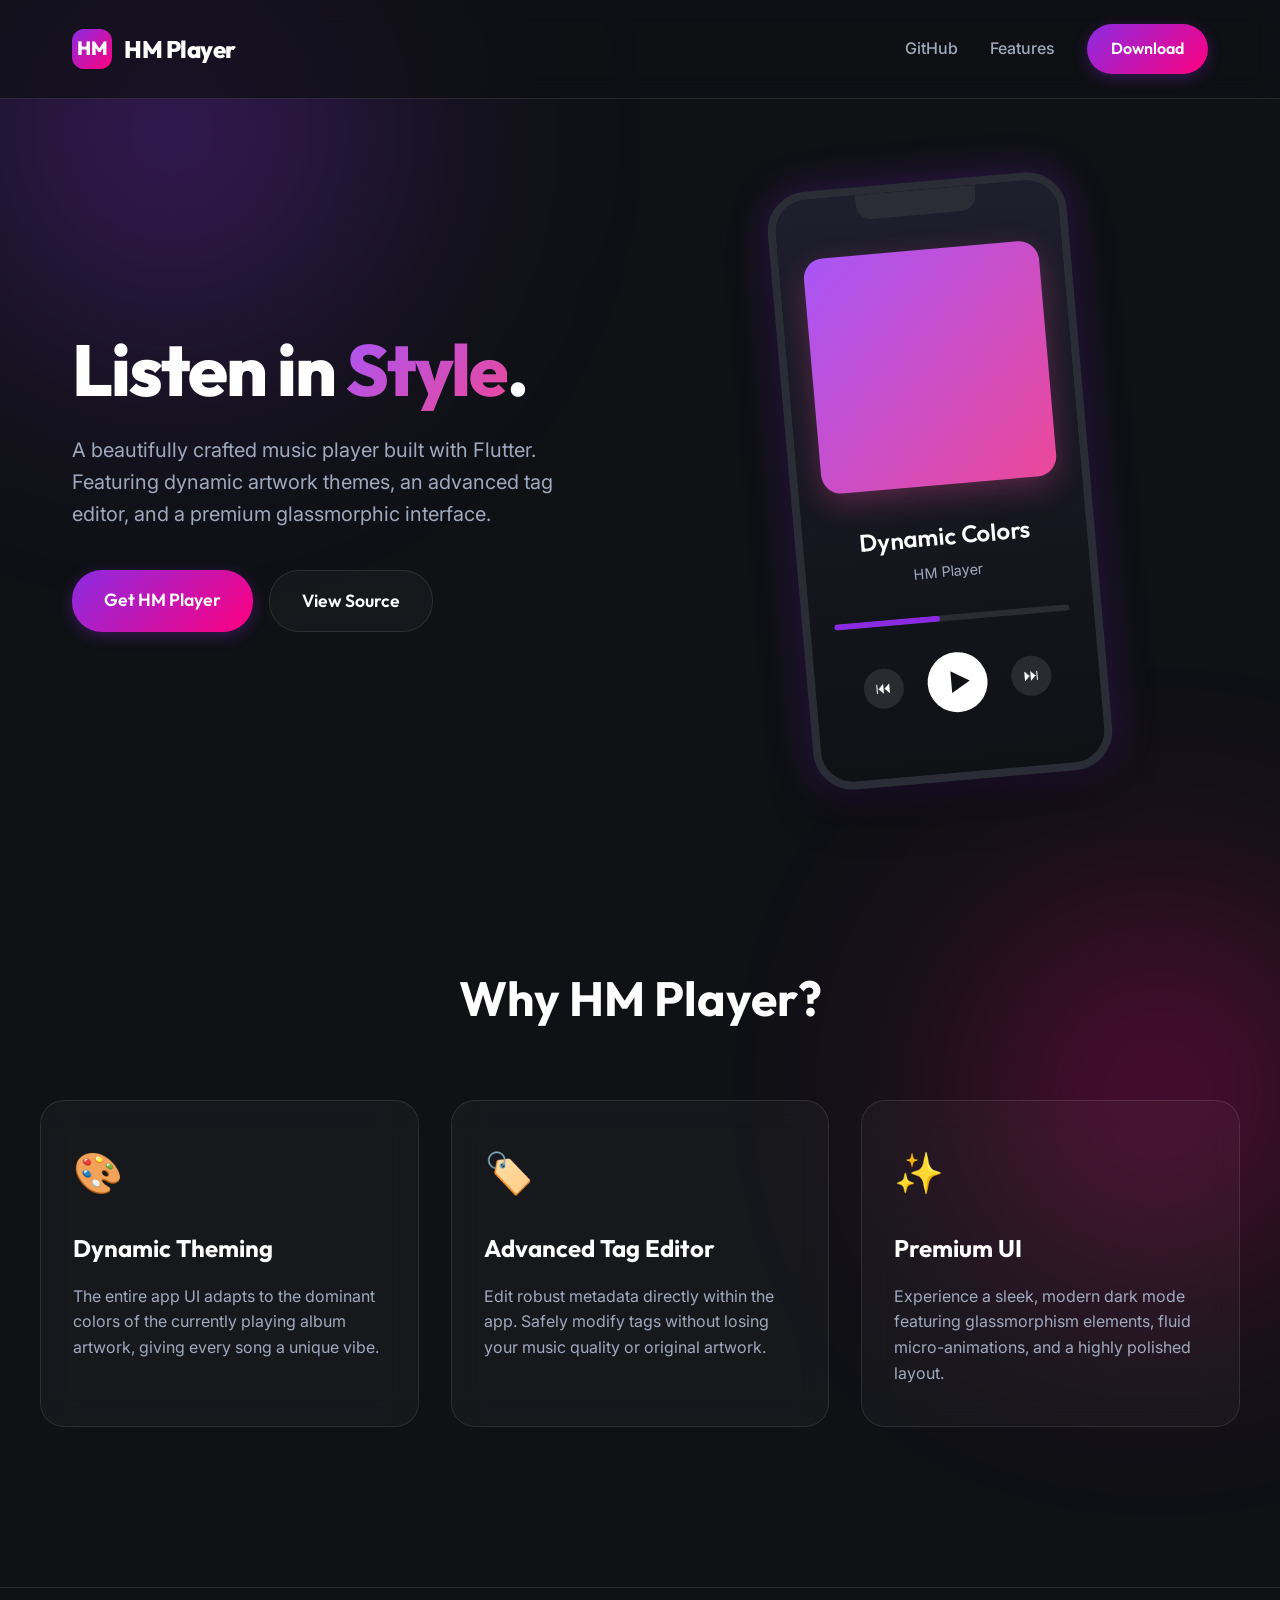
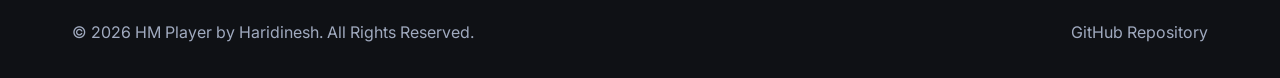
<file: index.html>
<!DOCTYPE html>
<html lang="en">

<head>
    <meta charset="UTF-8">
    <meta name="viewport" content="width=device-width, initial-scale=1.0">
    <title>HM Player | Premium Music Experience</title>
    <meta name="description"
        content="HM Player - A premium flutter music player with dynamic artwork colors, advanced tag editing, and a stunning UI.">
    <meta name="google-site-verification" content="U3MuTMSoXgbKoMxAj-hz2zJY0utcfG8OYAPazQ_aoFk" />
    <link rel="preconnect" href="https://fonts.googleapis.com">
    <link rel="preconnect" href="https://fonts.gstatic.com" crossorigin>
    <link
        href="https://fonts.googleapis.com/css2?family=Outfit:wght@300;400;600;800&family=Inter:wght@400;500;600&display=swap"
        rel="stylesheet">
    <link rel="stylesheet" href="style.css">
</head>

<body>
    <div class="blob-bg blob-1"></div>
    <div class="blob-bg blob-2"></div>

    <header>
        <div class="container header-container">
            <div class="logo">
                <div class="logo-icon">HM</div>
                <span>HM Player</span>
            </div>
            <nav>
                <a href="https://github.com/haridinesh00/HM-Player" target="_blank" class="nav-link">GitHub</a>
                <a href="#features" class="nav-link">Features</a>
                <a href="#" class="btn btn-primary">Download</a>
            </nav>
        </div>
    </header>

    <main>
        <section class="hero container">
            <div class="hero-content">
                <h1>Listen in <span class="text-gradient">Style</span>.</h1>
                <p>A beautifully crafted music player built with Flutter. Featuring dynamic artwork themes, an advanced
                    tag editor, and a premium glassmorphic interface.</p>
                <div class="hero-actions">
                    <a href="https://github.com/haridinesh00/HM-Player/releases" class="btn btn-primary btn-lg">Get HM
                        Player</a>
                    <a href="https://github.com/haridinesh00/HM-Player" class="btn btn-secondary btn-lg">View Source</a>
                </div>
            </div>
            <div class="hero-visual">
                <div class="phone-mockup">
                    <!-- Placeholder for the app UI, we can drop an image here -->
                    <div class="mockup-content">
                        <div class="album-art"></div>
                        <div class="track-info">
                            <div class="track-title">Dynamic Colors</div>
                            <div class="track-artist">HM Player</div>
                        </div>
                        <div class="progress-bar">
                            <div class="progress"></div>
                        </div>
                        <div class="controls">
                            <div class="control-btn small">⏮</div>
                            <div class="control-btn play">▶</div>
                            <div class="control-btn small">⏭</div>
                        </div>
                    </div>
                </div>
            </div>
        </section>

        <section id="features" class="features container">
            <h2 class="section-title">Why HM Player?</h2>
            <div class="features-grid">
                <div class="feature-card glass">
                    <div class="feature-icon">🎨</div>
                    <h3>Dynamic Theming</h3>
                    <p>The entire app UI adapts to the dominant colors of the currently playing album artwork, giving
                        every song a unique vibe.</p>
                </div>
                <div class="feature-card glass">
                    <div class="feature-icon">🏷️</div>
                    <h3>Advanced Tag Editor</h3>
                    <p>Edit robust metadata directly within the app. Safely modify tags without losing your music
                        quality or original artwork.</p>
                </div>
                <div class="feature-card glass">
                    <div class="feature-icon">✨</div>
                    <h3>Premium UI</h3>
                    <p>Experience a sleek, modern dark mode featuring glassmorphism elements, fluid micro-animations,
                        and a highly polished layout.</p>
                </div>
            </div>
        </section>
    </main>

    <footer>
        <div class="container footer-container">
            <p>&copy; 2026 HM Player by Haridinesh. All Rights Reserved.</p>
            <div class="footer-links">
                <a href="https://github.com/haridinesh00/HM-Player">GitHub Repository</a>
            </div>
        </div>
    </footer>
</body>

</html>
</file>
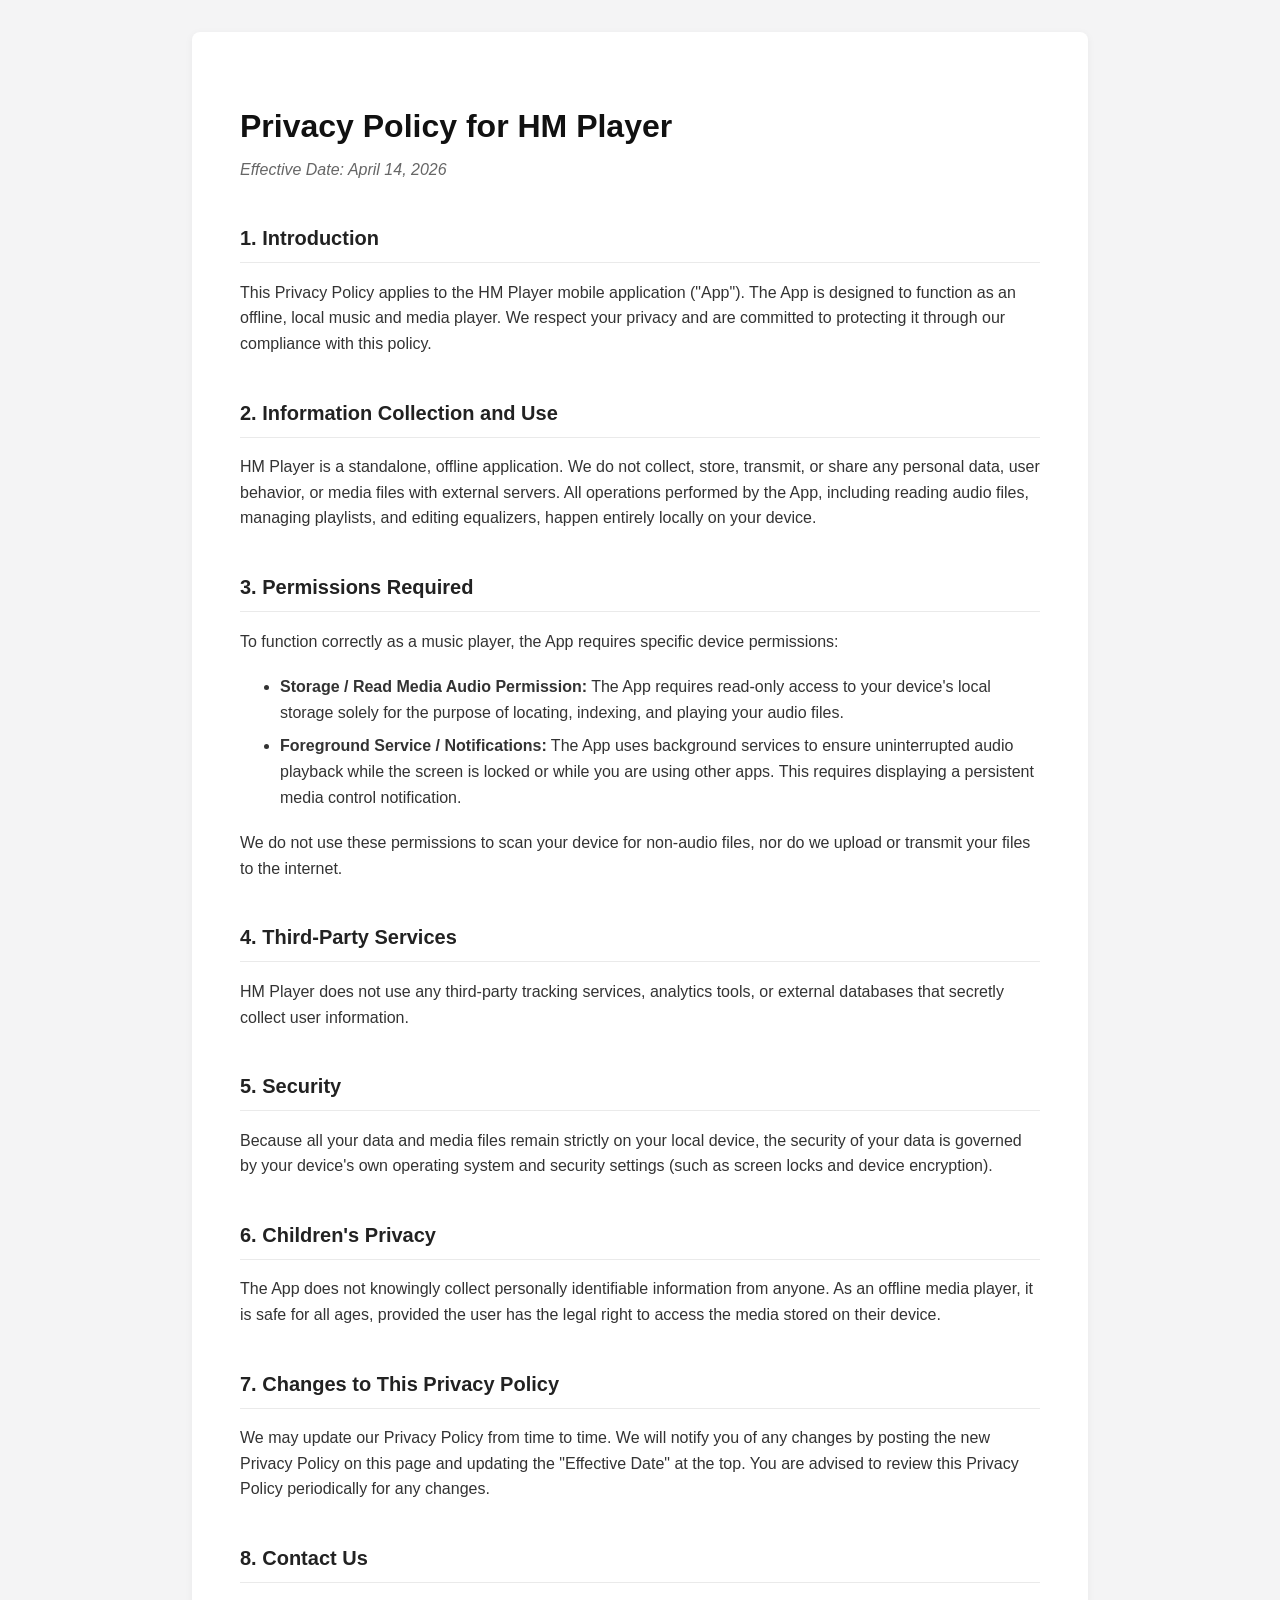
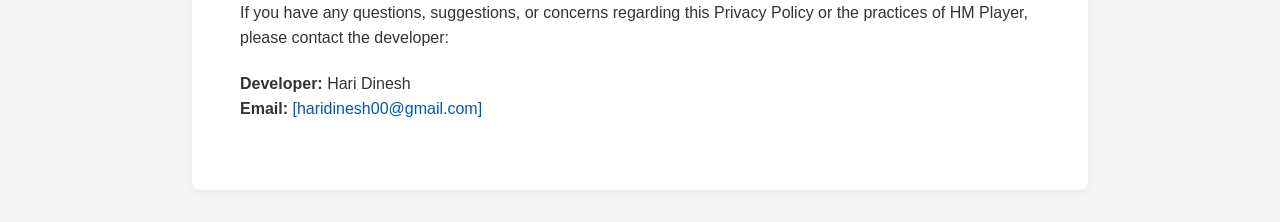
<file: privacy-policy/index.html>
<!DOCTYPE html>
<html lang="en">

<head>
    <meta charset="UTF-8">
    <meta name="viewport" content="width=device-width, initial-scale=1.0">
    <title>Privacy Policy - HM Player</title>
    <style>
        body {
            font-family: -apple-system, BlinkMacSystemFont, "Segoe UI", Roboto, Helvetica, Arial, sans-serif;
            line-height: 1.6;
            color: #333;
            background-color: #f4f4f5;
            margin: 0;
            padding: 2rem 1rem;
        }

        .container {
            max-width: 800px;
            margin: 0 auto;
            background: #ffffff;
            padding: 3rem;
            border-radius: 8px;
            box-shadow: 0 2px 8px rgba(0, 0, 0, 0.05);
        }

        h1 {
            color: #111;
            font-size: 2rem;
            margin-bottom: 0.25rem;
        }

        h2 {
            color: #222;
            font-size: 1.25rem;
            margin-top: 2.5rem;
            border-bottom: 1px solid #eaeaea;
            padding-bottom: 0.5rem;
        }

        .effective-date {
            color: #666;
            font-style: italic;
            margin-bottom: 2.5rem;
            display: block;
        }

        p,
        ul {
            margin-bottom: 1.25rem;
        }

        li {
            margin-bottom: 0.5rem;
        }

        a {
            color: #0056b3;
            text-decoration: none;
        }

        a:hover {
            text-decoration: underline;
        }

        @media (max-width: 600px) {
            body {
                padding: 1rem 0.5rem;
            }

            .container {
                padding: 1.5rem;
            }

            h1 {
                font-size: 1.75rem;
            }
        }
    </style>
</head>

<body>

    <div class="container">
        <h1>Privacy Policy for HM Player</h1>
        <span class="effective-date">Effective Date: April 14, 2026</span>

        <h2>1. Introduction</h2>
        <p>This Privacy Policy applies to the HM Player mobile application ("App"). The App is designed to function as
            an offline, local music and media player. We respect your privacy and are committed to protecting it through
            our compliance with this policy.</p>

        <h2>2. Information Collection and Use</h2>
        <p>HM Player is a standalone, offline application. We do not collect, store, transmit, or share any personal
            data, user behavior, or media files with external servers. All operations performed by the App, including
            reading audio files, managing playlists, and editing equalizers, happen entirely locally on your device.</p>

        <h2>3. Permissions Required</h2>
        <p>To function correctly as a music player, the App requires specific device permissions:</p>
        <ul>
            <li><strong>Storage / Read Media Audio Permission:</strong> The App requires read-only access to your
                device's local storage solely for the purpose of locating, indexing, and playing your audio files.</li>
            <li><strong>Foreground Service / Notifications:</strong> The App uses background services to ensure
                uninterrupted audio playback while the screen is locked or while you are using other apps. This requires
                displaying a persistent media control notification.</li>
        </ul>
        <p>We do not use these permissions to scan your device for non-audio files, nor do we upload or transmit your
            files to the internet.</p>

        <h2>4. Third-Party Services</h2>
        <p>HM Player does not use any third-party tracking services, analytics tools, or external databases that
            secretly collect user information.</p>

        <h2>5. Security</h2>
        <p>Because all your data and media files remain strictly on your local device, the security of your data is
            governed by your device's own operating system and security settings (such as screen locks and device
            encryption).</p>

        <h2>6. Children's Privacy</h2>
        <p>The App does not knowingly collect personally identifiable information from anyone. As an offline media
            player, it is safe for all ages, provided the user has the legal right to access the media stored on their
            device.</p>

        <h2>7. Changes to This Privacy Policy</h2>
        <p>We may update our Privacy Policy from time to time. We will notify you of any changes by posting the new
            Privacy Policy on this page and updating the "Effective Date" at the top. You are advised to review this
            Privacy Policy periodically for any changes.</p>

        <h2>8. Contact Us</h2>
        <p>If you have any questions, suggestions, or concerns regarding this Privacy Policy or the practices of HM
            Player, please contact the developer:</p>
        <p>
            <strong>Developer:</strong> Hari Dinesh<br>
            <strong>Email:</strong> <a href="mailto:[haridinesh00@gmail.com]">[haridinesh00@gmail.com]</a>
        </p>
    </div>

</body>

</html>
</file>
<file: style.css>
:root {
    --bg-color: #0f1115;
    --text-primary: #ffffff;
    --text-secondary: #a0aabf;
    --accent-1: #8a2be2;
    --accent-2: #ff007f;
    --glass-bg: rgba(255, 255, 255, 0.03);
    --glass-border: rgba(255, 255, 255, 0.1);
    --font-heading: 'Outfit', sans-serif;
    --font-body: 'Inter', sans-serif;
}

* {
    margin: 0;
    padding: 0;
    box-sizing: border-box;
}

body {
    background-color: var(--bg-color);
    color: var(--text-primary);
    font-family: var(--font-body);
    line-height: 1.6;
    overflow-x: hidden;
    position: relative;
    min-height: 100vh;
}

/* Background Blobs for styling */
.blob-bg {
    position: absolute;
    border-radius: 50%;
    filter: blur(120px);
    z-index: -1;
    opacity: 0.5;
}

.blob-1 {
    top: -10%;
    left: -10%;
    width: 600px;
    height: 600px;
    background: radial-gradient(circle, var(--accent-1) 0%, transparent 70%);
}

.blob-2 {
    bottom: 20%;
    right: -10%;
    width: 500px;
    height: 500px;
    background: radial-gradient(circle, var(--accent-2) 0%, transparent 70%);
}

.container {
    max-width: 1200px;
    margin: 0 auto;
    padding: 0 2rem;
}

/* Header */
header {
    padding: 1.5rem 0;
    position: sticky;
    top: 0;
    z-index: 100;
    background: rgba(15, 17, 21, 0.7);
    backdrop-filter: blur(12px);
    border-bottom: 1px solid var(--glass-border);
}

.header-container {
    display: flex;
    justify-content: space-between;
    align-items: center;
}

.logo {
    display: flex;
    align-items: center;
    gap: 0.75rem;
    font-family: var(--font-heading);
    font-weight: 800;
    font-size: 1.5rem;
    letter-spacing: -0.5px;
}

.logo-icon {
    background: linear-gradient(135deg, var(--accent-1), var(--accent-2));
    width: 40px;
    height: 40px;
    display: flex;
    align-items: center;
    justify-content: center;
    border-radius: 12px;
    font-size: 1.2rem;
}

nav {
    display: flex;
    align-items: center;
    gap: 2rem;
}

.nav-link {
    color: var(--text-secondary);
    text-decoration: none;
    font-weight: 500;
    transition: color 0.3s ease;
}

.nav-link:hover {
    color: var(--text-primary);
}

/* Buttons */
.btn {
    display: inline-block;
    padding: 0.75rem 1.5rem;
    border-radius: 30px;
    font-weight: 600;
    text-decoration: none;
    transition: all 0.3s ease;
    cursor: pointer;
    font-family: var(--font-heading);
}

.btn-primary {
    background: linear-gradient(135deg, var(--accent-1), var(--accent-2));
    color: white;
    border: none;
    box-shadow: 0 4px 15px rgba(138, 43, 226, 0.3);
}

.btn-primary:hover {
    transform: translateY(-2px);
    box-shadow: 0 6px 20px rgba(138, 43, 226, 0.5);
}

.btn-secondary {
    background: var(--glass-bg);
    color: white;
    border: 1px solid var(--glass-border);
    backdrop-filter: blur(10px);
}

.btn-secondary:hover {
    background: rgba(255, 255, 255, 0.1);
    transform: translateY(-2px);
}

.btn-lg {
    padding: 1rem 2rem;
    font-size: 1.1rem;
}

/* Hero Section */
.hero {
    display: flex;
    align-items: center;
    min-height: 85vh;
    gap: 4rem;
    padding-top: 4rem;
    padding-bottom: 4rem;
}

.hero-content {
    flex: 1;
}

.hero-content h1 {
    font-family: var(--font-heading);
    font-size: 4.5rem;
    font-weight: 800;
    line-height: 1.1;
    margin-bottom: 1.5rem;
    letter-spacing: -2px;
}

.text-gradient {
    background: linear-gradient(135deg, #a855f7, #ec4899);
    -webkit-background-clip: text;
    -webkit-text-fill-color: transparent;
    background-clip: text;
}

.hero-content p {
    font-size: 1.25rem;
    color: var(--text-secondary);
    margin-bottom: 2.5rem;
    max-width: 500px;
}

.hero-actions {
    display: flex;
    gap: 1rem;
}

.hero-visual {
    flex: 1;
    display: flex;
    justify-content: center;
    position: relative;
}

/* Phone Mockup Animation */
.phone-mockup {
    width: 300px;
    height: 600px;
    background: rgb(20, 22, 28);
    border: 8px solid #2a2d36;
    border-radius: 40px;
    box-shadow: 0 25px 50px -12px rgba(0, 0, 0, 0.5), 0 0 40px rgba(138, 43, 226, 0.3);
    position: relative;
    overflow: hidden;
    transform: rotate(-5deg) translateY(0);
    animation: float 6s ease-in-out infinite;
}

.phone-mockup::before {
    content: '';
    position: absolute;
    top: 0;
    left: 50%;
    transform: translateX(-50%);
    width: 120px;
    height: 25px;
    background: #2a2d36;
    border-bottom-left-radius: 15px;
    border-bottom-right-radius: 15px;
    z-index: 10;
}

.mockup-content {
    padding: 2rem 1.5rem;
    height: 100%;
    display: flex;
    flex-direction: column;
    justify-content: center;
    background: linear-gradient(to bottom, #1e1e2d, #0f1115);
}

.album-art {
    width: 100%;
    aspect-ratio: 1;
    border-radius: 20px;
    background: linear-gradient(135deg, #a855f7, #ec4899);
    margin-bottom: 2rem;
    box-shadow: 0 10px 30px rgba(236, 72, 153, 0.3);
}

.track-info {
    margin-bottom: 2rem;
    text-align: center;
}

.track-title {
    font-family: var(--font-heading);
    font-weight: 600;
    font-size: 1.5rem;
    margin-bottom: 0.25rem;
}

.track-artist {
    color: var(--text-secondary);
    font-size: 0.9rem;
}

.progress-bar {
    width: 100%;
    height: 6px;
    background: rgba(255, 255, 255, 0.1);
    border-radius: 3px;
    margin-bottom: 2rem;
    overflow: hidden;
}

.progress {
    width: 45%;
    height: 100%;
    background: var(--accent-1);
    border-radius: 3px;
}

.controls {
    display: flex;
    justify-content: center;
    align-items: center;
    gap: 1.5rem;
}

.control-btn {
    background: rgba(255, 255, 255, 0.1);
    display: flex;
    align-items: center;
    justify-content: center;
    border-radius: 50%;
    cursor: pointer;
}

.control-btn.play {
    width: 60px;
    height: 60px;
    background: var(--text-primary);
    color: var(--bg-color);
    font-size: 1.5rem;
    padding-left: 5px;
}

.control-btn.small {
    width: 40px;
    height: 40px;
    font-size: 1rem;
}

@keyframes float {
    0% {
        transform: rotate(-5deg) translateY(0px);
    }
    50% {
        transform: rotate(-5deg) translateY(-20px);
    }
    100% {
        transform: rotate(-5deg) translateY(0px);
    }
}

/* Features */
.features {
    padding: 6rem 0;
}

.section-title {
    text-align: center;
    font-family: var(--font-heading);
    font-size: 3rem;
    margin-bottom: 4rem;
}

.features-grid {
    display: grid;
    grid-template-columns: repeat(auto-fit, minmax(300px, 1fr));
    gap: 2rem;
}

.feature-card {
    padding: 2.5rem 2rem;
    border-radius: 24px;
    background: var(--glass-bg);
    border: 1px solid var(--glass-border);
    backdrop-filter: blur(16px);
    transition: transform 0.3s ease, background 0.3s ease;
}

.feature-card:hover {
    transform: translateY(-5px);
    background: rgba(255, 255, 255, 0.05);
}

.feature-icon {
    font-size: 2.5rem;
    margin-bottom: 1.5rem;
}

.feature-card h3 {
    font-family: var(--font-heading);
    font-size: 1.5rem;
    margin-bottom: 1rem;
}

.feature-card p {
    color: var(--text-secondary);
}

/* Footer */
footer {
    border-top: 1px solid var(--glass-border);
    padding: 2rem 0;
    margin-top: 4rem;
}

.footer-container {
    display: flex;
    justify-content: space-between;
    align-items: center;
    color: var(--text-secondary);
}

.footer-links a {
    color: var(--text-secondary);
    text-decoration: none;
}

.footer-links a:hover {
    color: var(--text-primary);
}

/* Responsive */
@media (max-width: 900px) {
    .hero {
        flex-direction: column;
        text-align: center;
        padding-top: 2rem;
    }

    .hero-content h1 {
        font-size: 3.5rem;
    }

    .hero-content p {
        margin: 0 auto 2.5rem auto;
    }

    .hero-actions {
        justify-content: center;
    }

    .phone-mockup {
        transform: rotate(0) !important;
        animation: none;
        margin-top: 2rem;
    }
}

@media (max-width: 600px) {
    .header-container nav {
        display: none;
    }

    .hero-content h1 {
        font-size: 2.5rem;
    }
    
    .hero-actions {
        flex-direction: column;
    }
    
    .footer-container {
        flex-direction: column;
        gap: 1rem;
        text-align: center;
    }
}
</file>
